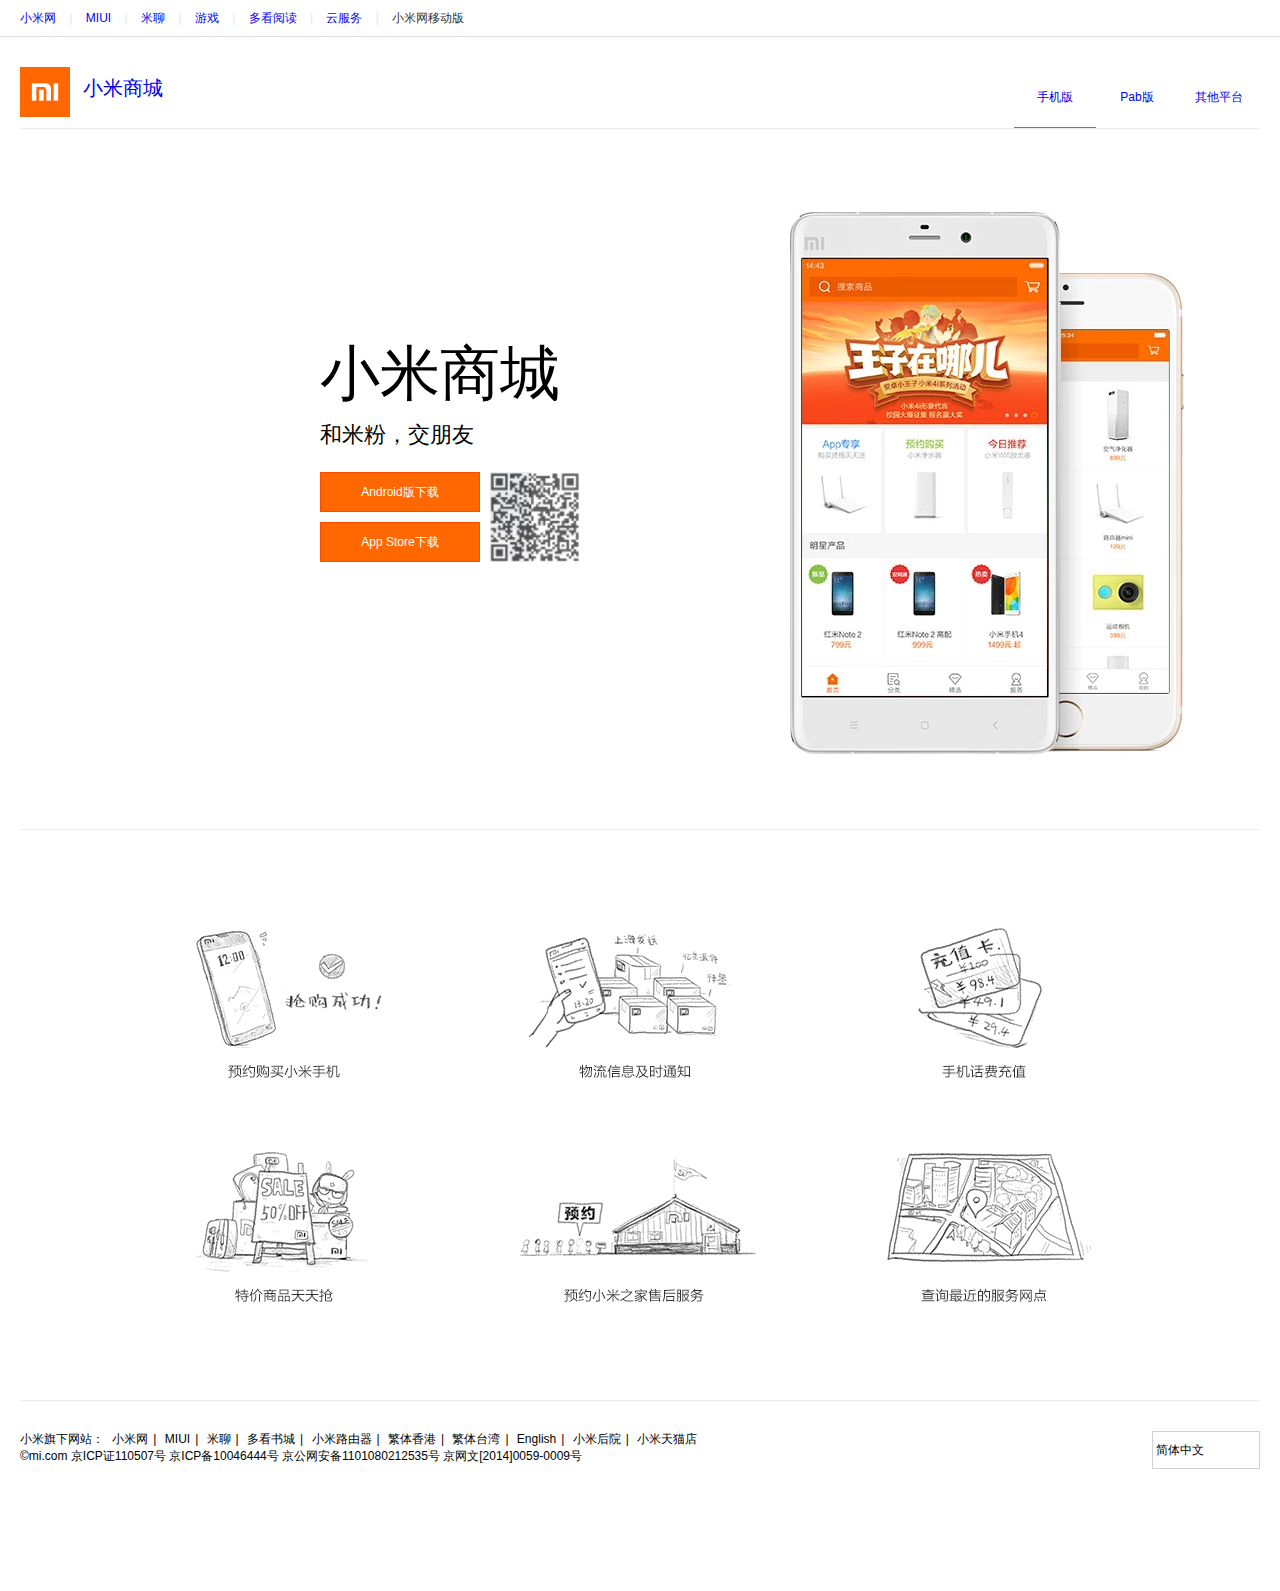
<file: mishangcheng.html>
<!DOCTYPE html>
<html>
	<head>
		<meta charset="UTF-8">
		<title></title>
		<link rel="stylesheet" type="text/css" href="css/mishangcheng.css"/>
	</head>
	<body>
		<div class="box">
			<!--头部head-->
			<div class="head">
				<div class="head-box">
					<a href="#">小米网</a>
					<span>|</span>
					<a href="#">MIUI</a>
					<span>|</span>
					<a href="#">米聊</a>
					<span>|</span>
					<a href="#">游戏</a>
					<span>|</span>
					<a href="#">多看阅读</a>
					<span>|</span>
					<a href="#">云服务</a>
					<span>|</span>
					<a>小米网移动版</a>
				</div>
			</div>
			<!--导航nav-->
			<div class="nav">
				<div class="nav-left">
					<a href="#">
						<img src="./images/logo.png" alt="" />
						<span>小米商城</span>
					</a>
				</div>
				<div class="nav-right">
					<ul>
						<li><a href="#">手机版</a></li>
						<li><a href="#">Pab版</a></li>
						<li><a href="#">其他平台</a></li>
					</ul>
				</div>
			</div>
			
			<!--标志性图片banner-->
			<div class="banner"></div>
			
			<!--中间部分main-->
			<div class="main">
				<div class="main-left">
					<div class="main-left-1">
						<h2>小米商城</h2>
						<p>和米粉，交朋友</p>
					</div>
					<div class="main-left-2">
						<ul>
							<li>Android版下载</li>
							<li>App Store下载</li>
						</ul>
						<img src="./images/gfwx.png" alt="" />
					</div>
				</div>
				<div class="main-right">
					<img src="./images/mishangcheng.png" alt="" />
				</div>
			</div>
			<div class="min"></div>
			<!--尾部footer-->
			<div class="footer">
				<span>小米旗下网站：</span>
				<ul>
					<li>小米网</li>|
					<li>MIUI</li>|
					<li>米聊</li>|
					<li>多看书城</li>|
					<li>小米路由器</li>|
					<li>繁体香港</li>|
					<li>繁体台湾</li>|
					<li>English</li>|
					<li>小米后院</li>|
					<li>小米天猫店</li>
				</ul>
				<div class="off">
					<span>简体中文</span>
					<div class="of">
						<ul>
							<li>简体中</li>
							<li>简体</li>
							<li>简</li>
							<li>中午</li>
						</ul>
					</div>
				</div>
				<p>©mi.com 京ICP证110507号 京ICP备10046444号 京公网安备1101080212535号 京网文[2014]0059-0009号</p>
			</div>
			
		</div>
	</body>
</html>
</file>
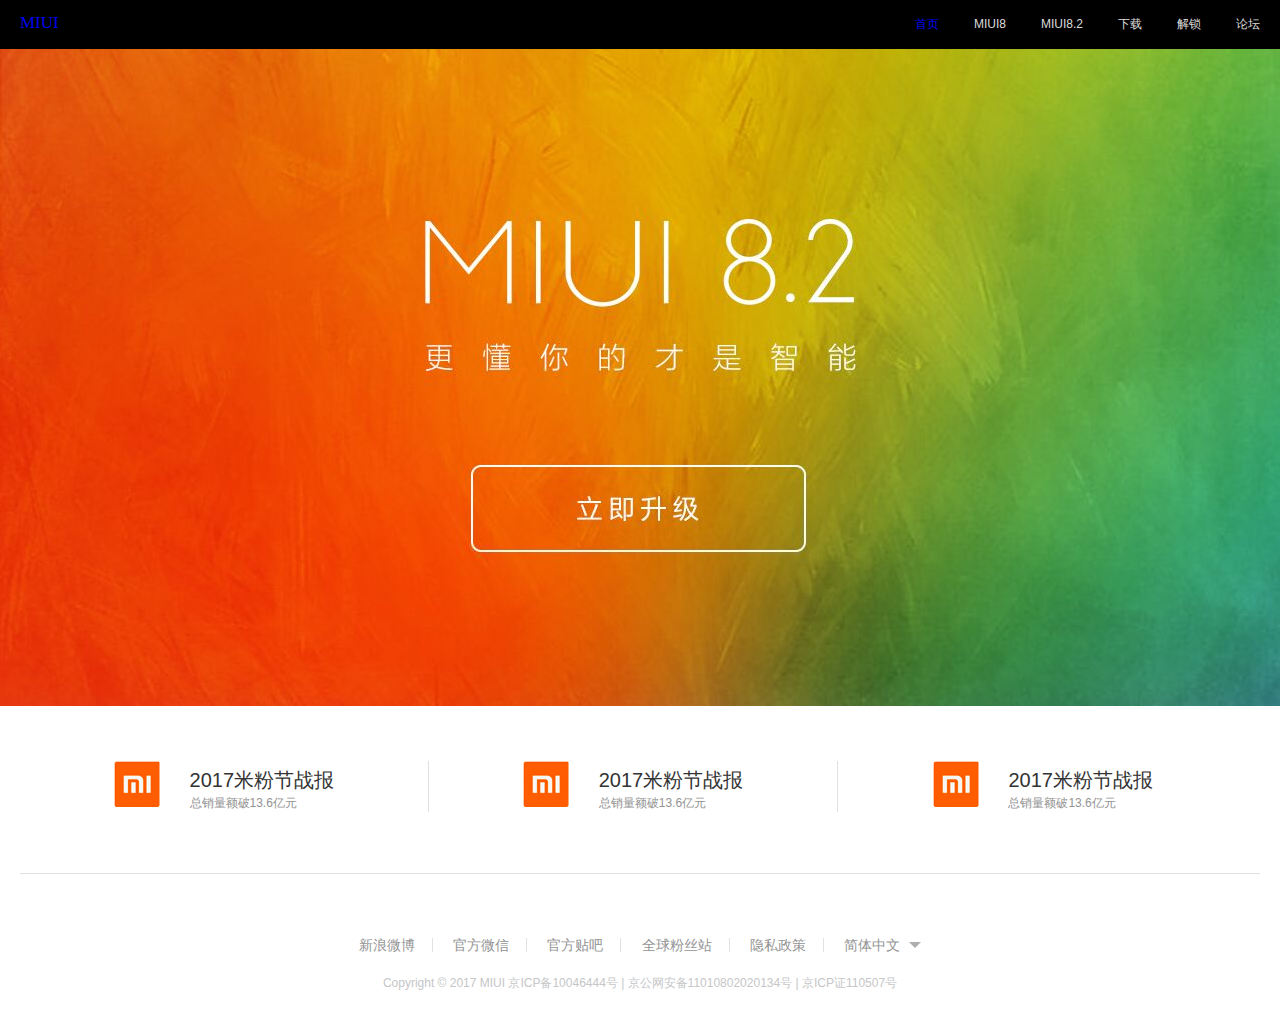
<file: miui.html>
<!DOCTYPE html>
<html>
	<head>
		<meta charset="UTF-8">
		<title></title>
		<link rel="stylesheet" href="./css/miui.css" />
	</head>
	<body>
		<div class="box">
			<!--头部head-->
			<div class="head">
				<div class="head-box">
					<a href="#">MIUI</a>
					<ul>
						<li><a href="#">首页</a></li>
						<li><a href="#">MIUI8</a></li>
						<li><a href="#">MIUI8.2</a></li>
						<li><a href="#">下载</a></li>
						<li><a href="#">解锁</a></li>
						<li><a href="#">论坛</a></li>
					</ul>
				</div>
			</div>
			<!--标志性图片nav-->
			<div class="nav">
				<div class="nav-box">
					<a href="#">
						<div class="nav-box-img">
							<div class="nav-box-imgs"></div>
						</div>
					</a>
				</div>
			</div>
			<!--主要内容main-->
			<div class="main">
				<div>
					<a href="#">
						<img src="./images/miui.png" alt="" />
						<div>
							<h3>2017米粉节战报</h3>
							<p>总销量额破13.6亿元</p>
						</div>
					</a>
				</div>
				<div>
					<a href="#">
						<img src="./images/miui.png" alt="" />
						<div>
							<h3>2017米粉节战报</h3>
							<p>总销量额破13.6亿元</p>
						</div>
					</a>
				</div>
				<div>
					<a href="#">
						<img src="./images/miui.png" alt="" />
						<div>
							<h3>2017米粉节战报</h3>
							<p>总销量额破13.6亿元</p>
						</div>
					</a>
				</div>
			</div>
			<!--尾部footer-->
			<div class="footer">
				<ul>
					<li>新浪微博</li>
					<li>官方微信
						<img src="./images/gfwx.png" alt="" />
					</li>
					<li>官方贴吧</li>
					<li>全球粉丝站</li>
					<li>隐私政策</li>
					<li>简体中文<span></span></li>
				</ul>
				<p>Copyright © 2017 MIUI 京ICP备10046444号 | 京公网安备11010802020134号 | 京ICP证110507号</p>
			</div>
		</div>
	</body>
</html>
</file>
<file: css/mishangcheng.css>
*{
	margin:0;
	padding:0;
}
body{
	font-size:12px;
	font-family:arial;
}
li{
	list-style:none;
}
a{
	text-decoration:none;
	font-size: 12px;
}
a:visited{
	color:#b0b0b0;
}

/*头部head*/
.head{
	width:100%;
	height:36px;
	border-bottom:1px solid #e0e0e0;
}
.head-box{
	width:1240px;
	height:36px;
	margin:0 auto;
	line-height:36px;
}
.head-box a:last-of-type{
	color:#333;
}
.head-box span{
	margin:0 10px;
	color:#e0e6f0;
}

/*导航nav*/
.nav{
	width:1240px;
	height:61px;
	margin:30px auto 0;
	border-bottom:1px solid #ededed;
}
.nav-left{
	float:left;
}
.nav-left a{
	display:inline-block;
}
.nav-left img{
	margin-right:10px;
	vertical-align:middle;
	width:50px;
	height:50px;
}
.nav-left span{
	font-size:20px;
}
.nav-right{
	float:right;
}
.nav-right li{
	float:left;
	width:82px;
	height:60px;
	text-align:center;
	line-height:61px;
}
.nav-right li:first-of-type{
	border-bottom:1px solid #ff4a00;
}
.nav-right li:hover{
	border-bottom:1px solid #ff4a00;
}




/*标志性图片banner*/

/*中间部分main*/
.main{
	width:1240px;
	height:700px;
	margin:0 auto;
	border-bottom:1px solid #ededed;
}
.main-left{
	float:left;
	margin-left:300px;
	height:700px;
}
.main-left-1{
	display:inline-block;
	margin-top:205px;
}
.main-left-1 h2{
	font-size:60px;
	color:#000;
	font-weight:normal;
}
.main-left-1 p{
	padding-top:5px;
	font-size:22px;
}
.main-left-2{
	margin-top:22px;
}
.main-left-2 ul{
	float:left;
}
.main-left-2 li{
	width:158px;
	height:38px;
	border:1px solid #ff4a00;
	background:#ff6700;
	line-height:38px;
	text-align:center;
	color:white;
}
.main-left-2 li:first-of-type{
	margin-bottom:10px;
}
.main-left-2 img{
	float:left;
	width:90px;
	height:90px;
	margin-left:10px;
}

.main-right{
	float:left;
	margin-left:210px;
	margin-top:83px;
}
.min{
	width:1240px;
	height:570px;
	margin:0 auto;
	text-align:center;
	background: url(../images/mishangcheng1.png) no-repeat ;
	background-position: center;
	border-bottom:1px solid #ededed;
}

/*尾部footer*/
.footer{
	width:1240px;
	height:60px;
	margin:0 auto;
	padding-top:30px;
	padding-bottom:100px;
}
.footer>ul{
	display:inline-block;
}
.footer>ul li{
	display:inline-block;
	margin:0 5px;
	height:12px;
	line-height:12px;
	font-size:12px;
}
.footer .off{
	float:right;
	width:106px;
	height:36px;
	border:1px solid #d0d0d0;
	position:relative;
	background:white;
}
.off span{
	height:30px;
	line-height:30px;
	display:block;
	padding:3px;
}
.of{
	border:1px solid #d0d0d0;
	border-bottom-color:white;
	position:absolute;
	bottom:36px;
	left:-1px;
	display:none;
}
.of li{
	width:100px;
	line-height:30px;
	padding:3px;
}
.off:hover .of{
	display:block;
}
.off span:hover{
	color:#ff6700;
}
.of li:hover{
	color:#ff6700;
}
</file>
<file: css/miui.css>
*{
	margin:0;
	padding:0;
}
body{
	font-size:12px;
	font-family:arial;
}
li{
	list-style:none;
}
a{text-decoration:none;font-size: 12px;}
a:visited{
	color:#b0b0b0;
}
*{
	background-repeat:no-repeat;
}

/*头部head*/
.head{
	width:100%;
	height:49px;
	background:#000;
	color:#b3b3b3;
}
.head-box{
	width:1240px;
	height:49px;
	margin:0 auto;
	line-height:49px;
}
.head-box>a{
	font-size:17px;
	height:18px;
	line-height:18px;
	font-family:"FZLTXHJW","microsoft yahei";
}
.head-box ul{
	float:right;
}
.head-box li{
	float:left;
	height:49px;
	line-height:49px;
	margin-left:35px;
}
.head-box li+li a{
	color:#ddd;
}
.head-box li a:hover{
	color:#b3b3b3;
}
.nav{
	width:100%;
	height:657px;
	position:relative;
	overflow:hidden;
}
.nav-box{
	width:100%;
	height:657px;
}
.nav-box-img{
	background: url(../images/miui.jpg) no-repeat ;
	background-position: center;
}
.nav-box-imgs{
	background-color:transparent;
	height:297px;
	padding-top:360px;
	position:relative;
	width:1240px;
	margin:0 auto;
}

.main{
	width:1240px;
	height:57px;
	padding:55px 0;
	margin:0 auto;
	border-bottom:1px solid #e1e1e1;
}
.main>div{
	width:33%;
	float:left;
	/*padding-left:90px;*/
}
.main a{
	display:block;
	text-align:center;
	border-right:1px solid #e1e1e1;
}
.main>div:last-of-type a{
	border-right:none;
}
.main img{
	margin-right:26px;
	border-radius:2px;
}
.main h3{
	/*font-family:"FZLTXHJW";*/
	font-size:20px;
	height:29px;
	line-height:29px;
	color:#333;
	font-weight:normal;
}
.main>div div{
	display:inline-block;
}
.main div p{
	color:#939393;
	text-align:left;
}
/*hover*/
.main>div:hover div{
	color:#ff6700;
}
.main>div:hover p{
	color:#ff6700;
}


.footer{
	width:1240px;
	height:95px;
	padding-top:64px;
	margin:0 auto;
}
.footer ul{
	height:14px;
	text-align:center;
}
.footer li{
	font-size:14px;
	display:inline-block;
	padding:0 17px;
	height:14px;
	line-height:14px;
	border-right:1px solid #e1e1e1;
	color:#939393;
}
.footer li:last-of-type{
	border-right:0;
	margin-top:-0.1px;
}
.footer li span{
	display:inline-block;
	border:6px solid #aeaeae;
	border-color:#aeaeae transparent transparent;
	vertical-align:middle;
	margin-left:9px;
	margin-top:4px;
}
.footer p{
	margin-top:23px;
	text-align:center;
	color:#c5c6c8;
}
.footer li:hover{
	color:#ff6700;
	text-decoration:underline;
}
.footer li:nth-of-type(2){
	position:relative;
}
.footer li img{
	position:absolute;
	height:108px;
	width:108px;
	left:0;
	bottom:20px;
	display:none;
}
.footer li:nth-of-type(2):hover img{
	display:block;
}
</file>
